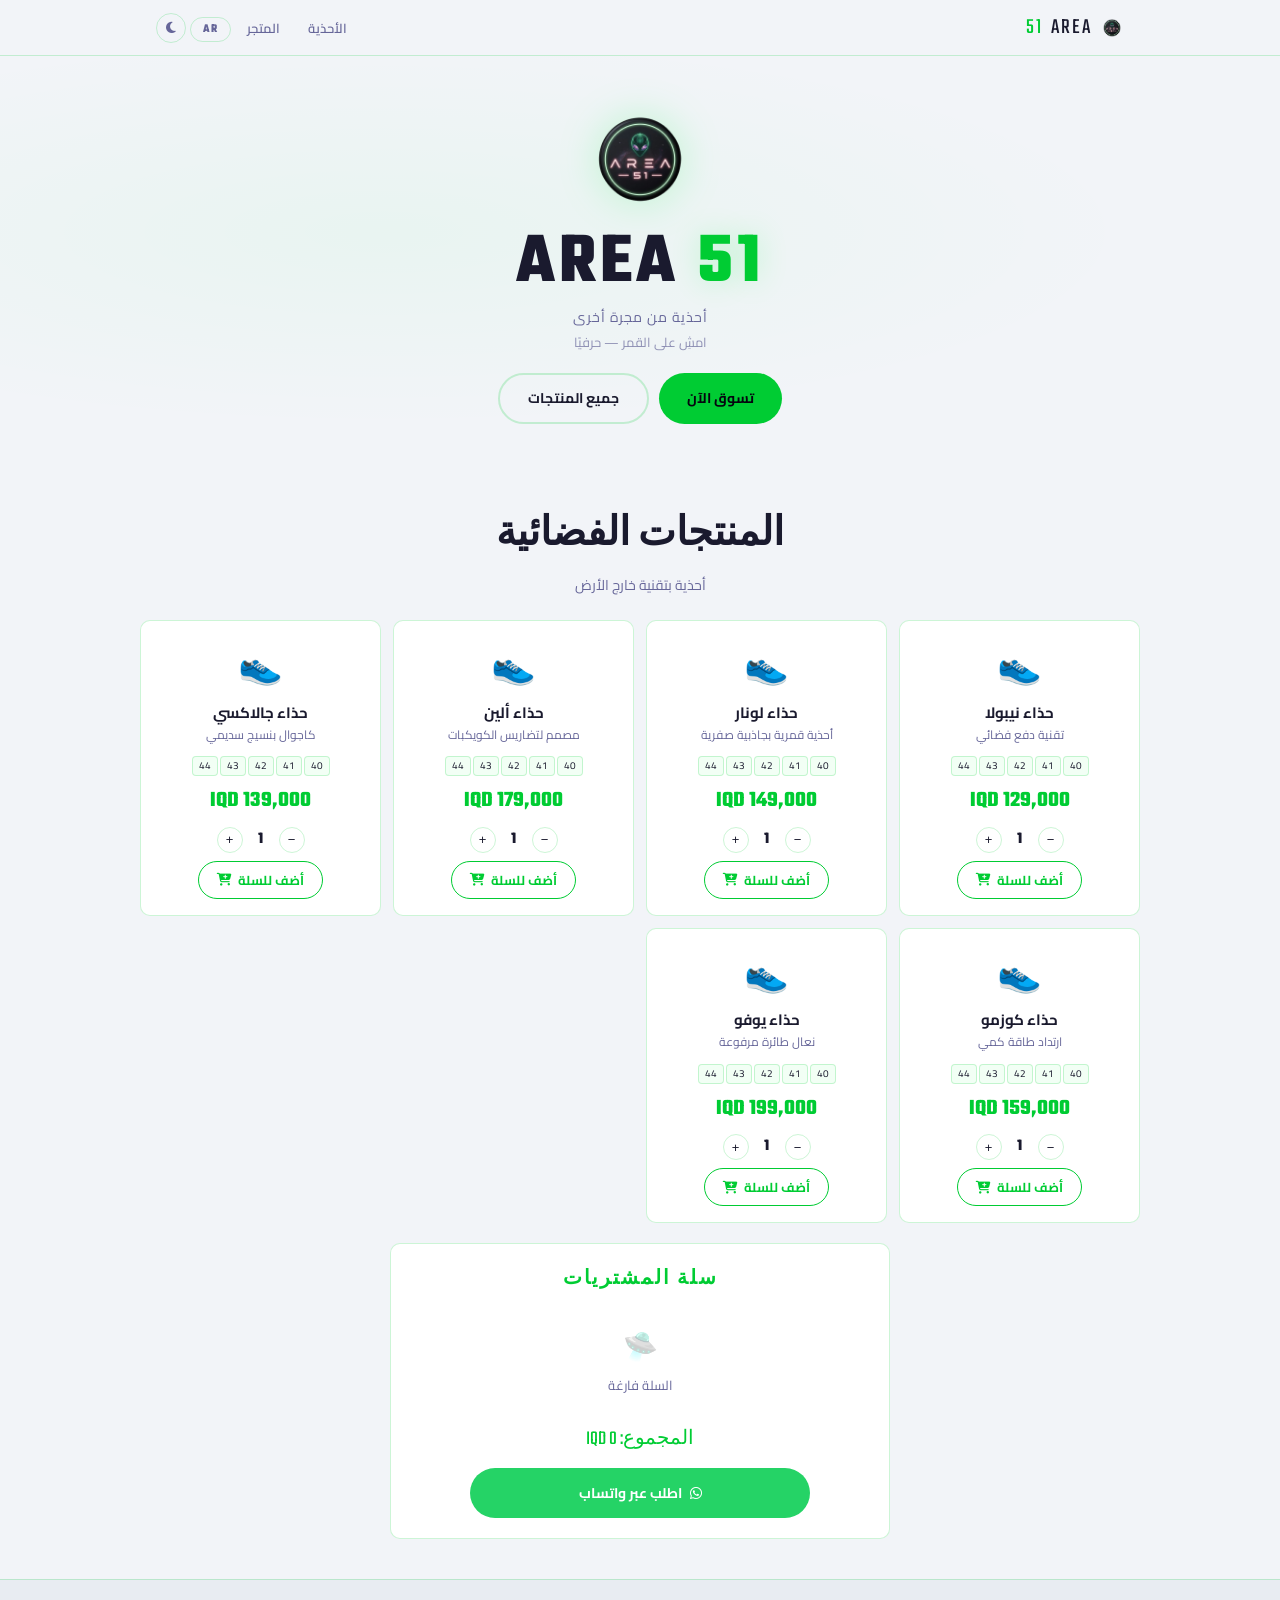
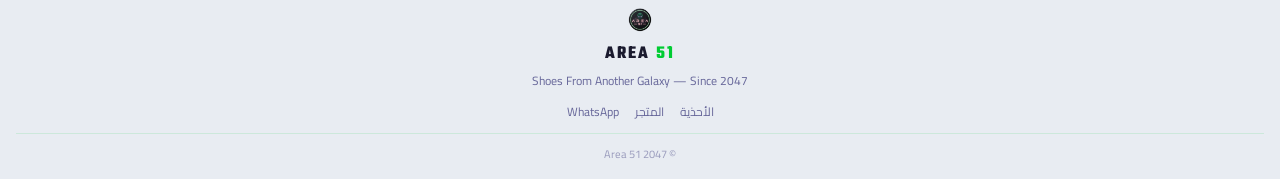
<file: index.html>
<!DOCTYPE html>
<html lang="ar" dir="rtl">
<head>
  <meta charset="UTF-8" />
  <meta name="viewport" content="width=device-width, initial-scale=1.0" />
  <title>Area 51 — Shoes From Another Galaxy</title>
  <link rel="preconnect" href="https://fonts.googleapis.com" />
  <link href="https://fonts.googleapis.com/css2?family=Cairo:wght@400;600;700;900&family=Teko:wght@400;500;600;700&display=swap" rel="stylesheet" />
  <link rel="stylesheet" href="https://cdnjs.cloudflare.com/ajax/libs/font-awesome/6.5.1/css/all.min.css" />
  <link rel="stylesheet" href="css/style.css" />
  <link rel="icon" href="assets/logo.png" type="image/png" />
</head>
<body>

<nav class="navbar">
  <div class="nav-inner">
    <a href="/" class="nav-logo">
      <img src="assets/logo.png" alt="Area 51" />
      AREA <span>51</span>
    </a>
    <ul class="nav-links">
      <li><a href="#products" data-i18n="nav_products">الأحذية</a></li>
      <li><a href="/products" data-i18n="nav_store">المتجر</a></li>
      <li><button class="lang-btn" id="langToggle">EN</button></li>
      <li><button class="theme-btn" id="themeToggle"><i class="fas fa-moon"></i></button></li>
    </ul>
  </div>
</nav>

<section class="hero">
  <img src="assets/logo.png" alt="Area 51" />
  <h1>AREA <span>51</span></h1>
  <p class="sub" data-i18n="hero_sub">Shoes From Another Galaxy</p>
  <p class="desc" data-i18n="hero_desc">Walk on the moon — literally.</p>
  <div class="hero-actions">
    <a href="#products" class="btn btn-primary"><span data-i18n="hero_btn">تسوق الآن</span></a>
    <a href="#products" class="btn btn-outline">جميع المنتجات</a>
  </div>
</section>

<section class="section" id="products">
  <div class="container">
    <h2 class="section-title" data-i18n="sec_title">المنتجات <span>الفضائية</span></h2>
    <p class="section-sub" data-i18n="sec_sub">أحذية بتقنية خارج الأرض</p>
    <div class="products-grid" id="productsGrid"></div>
    <div class="cart-box" id="cartBox">
      <h2><span data-i18n="cart_title">سلة المشتريات</span></h2>
      <div id="cartItems"></div>
      <div class="cart-total" id="cartTotal"><span data-i18n="total">المجموع</span>: 0 IQD</div>
      <button class="whatsapp-btn" id="checkoutBtn">
        <i class="fab fa-whatsapp"></i> <span data-i18n="checkout">اطلب عبر واتساب</span>
      </button>
    </div>
  </div>
</section>

<div class="cart-notif" id="cartNotif"><i class="fas fa-check-circle"></i><span></span></div>

<div class="modal-overlay" id="productModal" onclick="if(event.target===this)closeProduct()">
  <div class="modal product-modal" onclick="event.stopPropagation()">
    <button class="modal-close" onclick="closeProduct()">&times;</button>
    <div class="prod-img" id="prodImg"></div>
    <h3 id="prodName"></h3>
    <p class="prod-desc" id="prodDesc"></p>
    <div class="prod-price" id="prodPrice"></div>
    <div class="prod-sizes" id="prodSizes"></div>
    <p class="prod-label" data-i18n="size_label">المقاسات المتاحة:</p>
    <div class="qty-wrap" style="margin:12px 0">
      <button class="qty-btn" onclick="prodQty(-1)">−</button>
      <span class="qty-num" id="prodQty">1</span>
      <button class="qty-btn" onclick="prodQty(1)">+</button>
    </div>
    <button class="add-btn" style="width:100%;justify-content:center;padding:10px;" id="prodAddBtn"><i class="fas fa-cart-plus"></i> <span data-i18n="add">أضف للسلة</span></button>
  </div>
</div>

<div class="modal-overlay" id="checkoutModal">
  <div class="modal">
    <button class="modal-close" onclick="closeCheckout()">&times;</button>
    <h3><span data-i18n="modal_title">بيانات الشحن</span></h3>
    <p class="modal-sub" data-i18n="modal_sub">أدخل بياناتك لإتمام الطلب</p>
    <form id="checkoutForm" onsubmit="submitCheckout(event)">
      <input type="text" id="cf_name" placeholder="الاسم الكامل" required />
      <input type="tel" id="cf_phone" placeholder="رقم الهاتف" required />
      <input type="text" id="cf_city" placeholder="المدينة" required />
      <input type="text" id="cf_street" placeholder="الشارع / الحي" required />
      <div class="modal-row">
        <input type="text" id="cf_building" placeholder="رقم البناء" />
        <input type="text" id="cf_apartment" placeholder="الشقة / الطابق" />
      </div>
      <textarea id="cf_notes" placeholder="ملاحظات (اختياري)" rows="2"></textarea>
      <button type="submit" class="btn btn-primary" style="width:100%;justify-content:center;">
        <i class="fab fa-whatsapp"></i> <span data-i18n="modal_btn">أرسل الطلب</span>
      </button>
    </form>
  </div>
</div>

<footer class="footer">
  <img src="assets/logo.png" alt="Area 51" />
  <h3>AREA <span style="color:var(--primary)">51</span></h3>
  <p data-i18n="footer_desc">Shoes From Another Galaxy — Since 2047</p>
  <div class="footer-links">
    <a href="#products" data-i18n="nav_products">الأحذية</a>
    <a href="/products" data-i18n="nav_store">المتجر</a>
    <a href="https://wa.me/9647705005060">WhatsApp</a>
  </div>
  <div class="copy" data-i18n="footer_copy">© 2047 Area 51</div>
</footer>

<style>
.product-modal { text-align:center; max-width:380px; }
.product-modal .prod-img { font-size:72px; margin-bottom:8px; }
.product-modal .prod-img img { width:100%; max-height:200px; object-fit:contain; border-radius:10px; }
.product-modal h3 { font-size:20px; margin-bottom:4px; }
.product-modal .prod-desc { font-size:13px; color:var(--text-muted); margin-bottom:6px; }
.product-modal .prod-price { font-family:'Teko',sans-serif; font-size:28px; color:var(--primary); font-weight:700; }
.product-modal .prod-sizes { display:flex; gap:6px; flex-wrap:wrap; justify-content:center; margin:8px 0; }
.product-modal .prod-sizes span { padding:4px 12px; border-radius:6px; background:rgba(0,255,65,0.06); border:1px solid var(--border); font-size:13px; }
.product-modal .prod-label { font-size:11px; color:var(--text-muted); margin-bottom:4px; }
.modal-overlay {
  position:fixed; inset:0; z-index:9999;
  background:rgba(0,0,0,0.7); backdrop-filter:blur(4px);
  display:none; align-items:center; justify-content:center;
  padding:20px;
}
.modal-overlay.open { display:flex; }
.modal {
  background:var(--card); border:1px solid var(--border);
  border-radius:12px; padding:28px 24px; width:100%; max-width:420px;
  position:relative; max-height:90vh; overflow-y:auto;
}
.modal-close {
  position:absolute; top:10px; left:10px;
  background:none; border:none; color:var(--text-muted);
  font-size:26px; cursor:pointer; line-height:1;
}
.ltr .modal-close { left:auto; right:10px; }
.modal-close:hover { color:var(--text); }
.modal h3 { font-family:'Teko',sans-serif; font-size:22px; margin-bottom:4px; }
.modal-sub { font-size:13px; color:var(--text-muted); margin-bottom:16px; }
.modal input, .modal textarea {
  width:100%; padding:10px 12px; margin-bottom:8px;
  background:var(--bg); border:1px solid var(--border);
  border-radius:8px; color:var(--text); font-family:'Cairo',sans-serif;
  font-size:14px; outline:none; transition:0.3s;
}
.modal input:focus, .modal textarea:focus { border-color:var(--primary); }
.modal textarea { resize:vertical; }
.modal-row { display:flex; gap:8px; }
.modal-row input { flex:1; }
@media(max-width:480px) { .modal-row { flex-direction:column; gap:0; } }
</style>

<script>
const defaultProducts = [
  { icon:'👟', nameEn:'Nebula Runner', nameAr:'حذاء نيبولا', price:129000, descEn:'Alien propulsion technology', descAr:'تقنية دفع فضائي' },
  { icon:'👟', nameEn:'Lunar Walker', nameAr:'حذاء لونار', price:149000, descEn:'Zero-gravity moon boots', descAr:'أحذية قمرية بجاذبية صفرية' },
  { icon:'👟', nameEn:'Alien Stomper', nameAr:'حذاء ألين', price:179000, descEn:'Built for asteroid terrain', descAr:'مصمم لتضاريس الكويكبات' },
  { icon:'👟', nameEn:'Galaxy Glide', nameAr:'حذاء جالاكسي', price:139000, descEn:'Nebula weave casual', descAr:'كاجوال بنسيج سديمي' },
  { icon:'👟', nameEn:'Cosmo Kick', nameAr:'حذاء كوزمو', price:159000, descEn:'Quantum energy return', descAr:'ارتداد طاقة كمي' },
  { icon:'👟', nameEn:'UFO Drift', nameAr:'حذاء يوفو', price:199000, descEn:'UFO levitation soles', descAr:'نعال طائرة مرفوعة' },
];

function fmt(p) { try { return Number(p).toLocaleString() + ' IQD'; } catch(e) { return '0 IQD'; } }

function getProducts() {
  const admin = JSON.parse(localStorage.getItem('a51-products') || '[]');
  if (admin.length > 0) return admin;
  return defaultProducts.map((p, i) => ({
    id: i, image: null, price: p.price,
    nameEn: p.nameEn, nameAr: p.nameAr,
    descEn: p.descEn, descAr: p.descAr,
    sizes: [40,41,42,43,44]
  }));
}

let lang = localStorage.getItem('a51-lang') || 'ar';
let cart = JSON.parse(localStorage.getItem('a51-cart') || '[]');
let qty = {};

const t = {
  ar: {
    nav_products:'الأحذية', nav_store:'المتجر',
    hero_sub:'أحذية من مجرة أخرى', hero_desc:'امشِ على القمر — حرفيًا',
    hero_btn:'تسوق الآن',
    sec_title:'المنتجات الفضائية', sec_sub:'أحذية بتقنية خارج الأرض',
    cart_title:'سلة المشتريات', total:'المجموع', checkout:'اطلب عبر واتساب',
    size_label:'المقاسات المتاحة:', add:'أضف للسلة', cart_empty:'السلة فارغة', added:'تمت الإضافة!',
    modal_title:'بيانات الشحن', modal_sub:'أدخل بياناتك لإتمام الطلب',
    modal_name:'الاسم الكامل', modal_phone:'رقم الهاتف', modal_city:'المدينة',
    modal_street:'الشارع / الحي', modal_building:'رقم البناء', modal_apartment:'الشقة / الطابق',
    modal_notes:'ملاحظات (اختياري)', modal_btn:'أرسل الطلب',
    footer_desc:'Shoes From Another Galaxy — Since 2047', footer_copy:'© 2047 Area 51',
  },
  en: {
    nav_products:'Shoes', nav_store:'Store',
    hero_sub:'Shoes From Another Galaxy', hero_desc:'Walk on the moon — literally.',
    hero_btn:'Shop Now',
    sec_title:'Galactic Products', sec_sub:'Alien technology footwear',
    cart_title:'Your Cart', total:'Total', checkout:'Order via WhatsApp',
    size_label:'Available sizes:', add:'Add to Cart', cart_empty:'Cart is empty', added:'Added!',
    modal_title:'Shipping Info', modal_sub:'Enter your details to order',
    modal_name:'Full Name', modal_phone:'Phone Number', modal_city:'City',
    modal_street:'Street / District', modal_building:'Building', modal_apartment:'Apartment / Floor',
    modal_notes:'Notes (optional)', modal_btn:'Send Order',
    footer_desc:'Shoes From Another Galaxy — Since 2047', footer_copy:'© 2047 Area 51',
  }
};

function applyLang(l) {
  lang = l;
  const tr = t[l];
  document.querySelectorAll('[data-i18n]').forEach(el => {
    const k = el.getAttribute('data-i18n');
    if (tr[k] !== undefined) el.textContent = tr[k];
  });
  document.documentElement.lang = l;
  document.documentElement.dir = l === 'ar' ? 'rtl' : 'ltr';
  document.body.classList.toggle('ltr', l === 'en');
  localStorage.setItem('a51-lang', l);
  document.getElementById('langToggle').textContent = l === 'en' ? 'AR' : 'AR';
  renderProducts();
  renderCart();
}

const savedTheme = localStorage.getItem('a51-theme') || (window.matchMedia('(prefers-color-scheme:light)').matches?'light':'dark');
document.documentElement.setAttribute('data-theme', savedTheme);
document.getElementById('themeToggle').addEventListener('click', () => {
  const cur = document.documentElement.getAttribute('data-theme');
  const next = cur === 'dark' ? 'light' : 'dark';
  document.documentElement.setAttribute('data-theme', next);
  localStorage.setItem('a51-theme', next);
  document.getElementById('themeToggle').innerHTML = next === 'dark' ? '<i class="fas fa-moon"></i>' : '<i class="fas fa-sun"></i>';
});

function renderProducts() {
  const grid = document.getElementById('productsGrid');
  if (!grid) return;
  const products = getProducts();
  const tr = t[lang];
  grid.innerHTML = products.map((p, i) => {
    const name = lang === 'en' ? p.nameEn : p.nameAr;
    const desc = lang === 'en' ? p.descEn : p.descAr;
    const sizes = (p.sizes || []).map(s => `<span style="display:inline-block;padding:1px 6px;margin:1px;border-radius:4px;background:rgba(0,255,65,0.05);border:1px solid var(--border);font-size:10px;">${s}</span>`).join('');
    const img = p.image
      ? `<img src="${p.image}" alt="${name}" onerror="this.style.display='none';this.nextElementSibling.style.display='block'" /><span class="icon" style="display:none">👟</span>`
      : `<span class="icon">👟</span>`;
    qty[i] = qty[i] || 1;
    return `<div class="product-card" onclick="openProduct(${i})" style="cursor:pointer;">
      ${img}
      <h3>${name}</h3>
      <p>${desc}</p>
      <div style="margin-bottom:6px;">${sizes}</div>
      <div class="price">${fmt(p.price)}</div>
      <div class="qty-wrap" onclick="event.stopPropagation()">
        <button class="qty-btn" onclick="changeQty(${i},-1)">−</button>
        <span class="qty-num" id="qty_${i}">${qty[i]}</span>
        <button class="qty-btn" onclick="changeQty(${i},1)">+</button>
      </div>
      <button class="add-btn" onclick="event.stopPropagation();addToCart(${i})">${tr.add} <i class="fas fa-cart-plus"></i></button>
    </div>`;
  }).join('');
}

let prodIdx = 0;
let prodQtyVal = 1;
function openProduct(i) {
  prodIdx = i; prodQtyVal = 1;
  const p = getProducts()[i];
  const name = lang === 'en' ? p.nameEn : p.nameAr;
  const desc = lang === 'en' ? p.descEn : p.descAr;
  document.getElementById('prodImg').innerHTML = p.image
    ? `<img src="${p.image}" alt="${name}" onerror="this.outerHTML='<span style=\\'font-size:72px\\'>👟</span>'" />`
    : `<span style="font-size:72px">👟</span>`;
  document.getElementById('prodName').textContent = name;
  document.getElementById('prodDesc').textContent = desc;
  document.getElementById('prodPrice').textContent = fmt(p.price);
  document.getElementById('prodSizes').innerHTML = (p.sizes||[]).map(s => `<span>${s}</span>`).join('');
  document.getElementById('prodQty').textContent = 1;
  document.getElementById('productModal').classList.add('open');
}
function closeProduct() { document.getElementById('productModal').classList.remove('open'); }
function prodQty(d) { prodQtyVal = Math.max(1, prodQtyVal + d); document.getElementById('prodQty').textContent = prodQtyVal; }
document.getElementById('prodAddBtn').addEventListener('click', function() {
  const p = getProducts()[prodIdx];
  const name = lang === 'en' ? p.nameEn : p.nameAr;
  const ex = cart.find(x => x.idx === prodIdx);
  if (ex) ex.qty += prodQtyVal; else cart.push({idx:prodIdx, name, price:p.price, icon:'👟', qty:prodQtyVal});
  localStorage.setItem('a51-cart', JSON.stringify(cart));
  renderCart();
  closeProduct();
  const n = document.getElementById('cartNotif');
  if (n) { n.classList.add('show'); clearTimeout(n._t); n._t = setTimeout(() => n.classList.remove('show'), 1500); }
});

function changeQty(i, d) { qty[i] = Math.max(1, (qty[i]||1)+d); const e=document.getElementById('qty_'+i); if(e) e.textContent=qty[i]; }

function addToCart(i) {
  const products = getProducts();
  const p = products[i];
  const name = lang === 'en' ? p.nameEn : p.nameAr;
  const q = qty[i]||1;
  const ex = cart.find(x => x.idx === i);
  if (ex) ex.qty += q; else cart.push({idx:i, name, price:p.price, icon:'👟', qty});
  localStorage.setItem('a51-cart', JSON.stringify(cart));
  qty[i] = 1; const e=document.getElementById('qty_'+i); if(e) e.textContent=1;
  renderCart();
  const n = document.getElementById('cartNotif');
  if (n) { n.classList.add('show'); clearTimeout(n._t); n._t = setTimeout(() => n.classList.remove('show'), 1500); }
}

function removeFromCart(i) { cart = cart.filter(x => x.idx !== i); localStorage.setItem('a51-cart', JSON.stringify(cart)); renderCart(); }

function renderCart() {
  try {
    const con = document.getElementById('cartItems');
    const te = document.getElementById('cartTotal');
    if (!con || !te) return;
    if (!cart.length) { con.innerHTML = `<div class="cart-empty"><span class="icon">🛸</span>${t[lang].cart_empty}</div>`; te.textContent = t[lang].total + ': 0 IQD'; return; }
    con.innerHTML = cart.map(it =>
      `<div class="cart-item">
        <div class="cart-item-info">
          <span style="font-size:18px;">👟</span>
          <div><div class="name">${it.name}</div><div class="meta">${fmt(it.price)} × ${it.qty}</div></div>
        </div>
        <div>
          <span style="font-family:'Teko',sans-serif;font-weight:700;color:var(--primary);margin-left:6px;">${fmt(it.price*it.qty)}</span>
          <button class="remove" onclick="removeFromCart(${it.idx})"><i class="fas fa-times"></i></button>
        </div>
      </div>`
    ).join('');
    te.textContent = t[lang].total + ': ' + fmt(cart.reduce((s, it) => s + it.price*it.qty, 0));
  } catch(e) { console.error(e); }
}

document.getElementById('checkoutBtn').addEventListener('click', function() {
  if (!cart.length) { alert(t[lang].cart_empty); return; }
  document.getElementById('checkoutModal').classList.add('open');
});

function closeCheckout() { document.getElementById('checkoutModal').classList.remove('open'); }

function submitCheckout(e) {
  e.preventDefault();
  const name = document.getElementById('cf_name').value.trim();
  const phone = document.getElementById('cf_phone').value.trim();
  const city = document.getElementById('cf_city').value.trim();
  const street = document.getElementById('cf_street').value.trim();
  const building = document.getElementById('cf_building').value.trim();
  const apartment = document.getElementById('cf_apartment').value.trim();
  const notes = document.getElementById('cf_notes').value.trim();
  if (!name || !phone || !city || !street) { alert(lang==='en'?'Fill required fields':'املأ الحقول المطلوبة'); return; }

  let msg = lang==='en'
    ? `🛸 *NEW ORDER*\n═══════════════\n\n👤 *Name:* ${name}\n📞 *Phone:* ${phone}\n📍 *City:* ${city}\n🏠 *Street:* ${street}`
    : `🛸 *طلب جديد*\n═══════════════\n\n👤 *الاسم:* ${name}\n📞 *الهاتف:* ${phone}\n📍 *المدينة:* ${city}\n🏠 *الشارع:* ${street}`;
  if (building) msg += `\n🏢 ${lang==='en'?'Building':'البناء'}: ${building}`;
  if (apartment) msg += `\n🚪 ${lang==='en'?'Apartment':'الشقة'}: ${apartment}`;
  msg += lang==='en' ? '\n\n👟 *Order:*' : '\n\n👟 *الطلب:*';
  cart.forEach(it => { msg += `\n• 👟 ${it.name} × ${it.qty} = ${fmt(it.price*it.qty)}`; });
  const total = cart.reduce((s,it) => s+it.price*it.qty, 0);
  msg += lang==='en' ? `\n═══════════════\n*Total: ${fmt(total)}*` : `\n═══════════════\n*المجموع: ${fmt(total)}*`;
  if (notes) msg += lang==='en' ? `\n\n📝 *Notes:* ${notes}` : `\n\n📝 *ملاحظات:* ${notes}`;
  msg += lang==='en' ? '\n\n👽 Thank you!' : '\n\n👽 شكرًا لتسوقك مع Area 51!';

  window.open('https://wa.me/9647705005060?text='+encodeURIComponent(msg), '_blank');
  cart = []; localStorage.setItem('a51-cart', JSON.stringify(cart));
  renderCart(); closeCheckout(); document.getElementById('checkoutForm').reset();
}

document.getElementById('langToggle').addEventListener('click', () => applyLang(lang === 'en' ? 'ar' : 'en'));
applyLang(localStorage.getItem('a51-lang') || 'ar');

document.querySelectorAll('a[href$=".html"],a[href="/products"]').forEach(link => {
  link.addEventListener('click', e => {
    const href = link.getAttribute('href');
    if (!href || href === '#') return;
    e.preventDefault();
    window.location.href = href;
  });
});
</script>
</body>
</html>
</file>
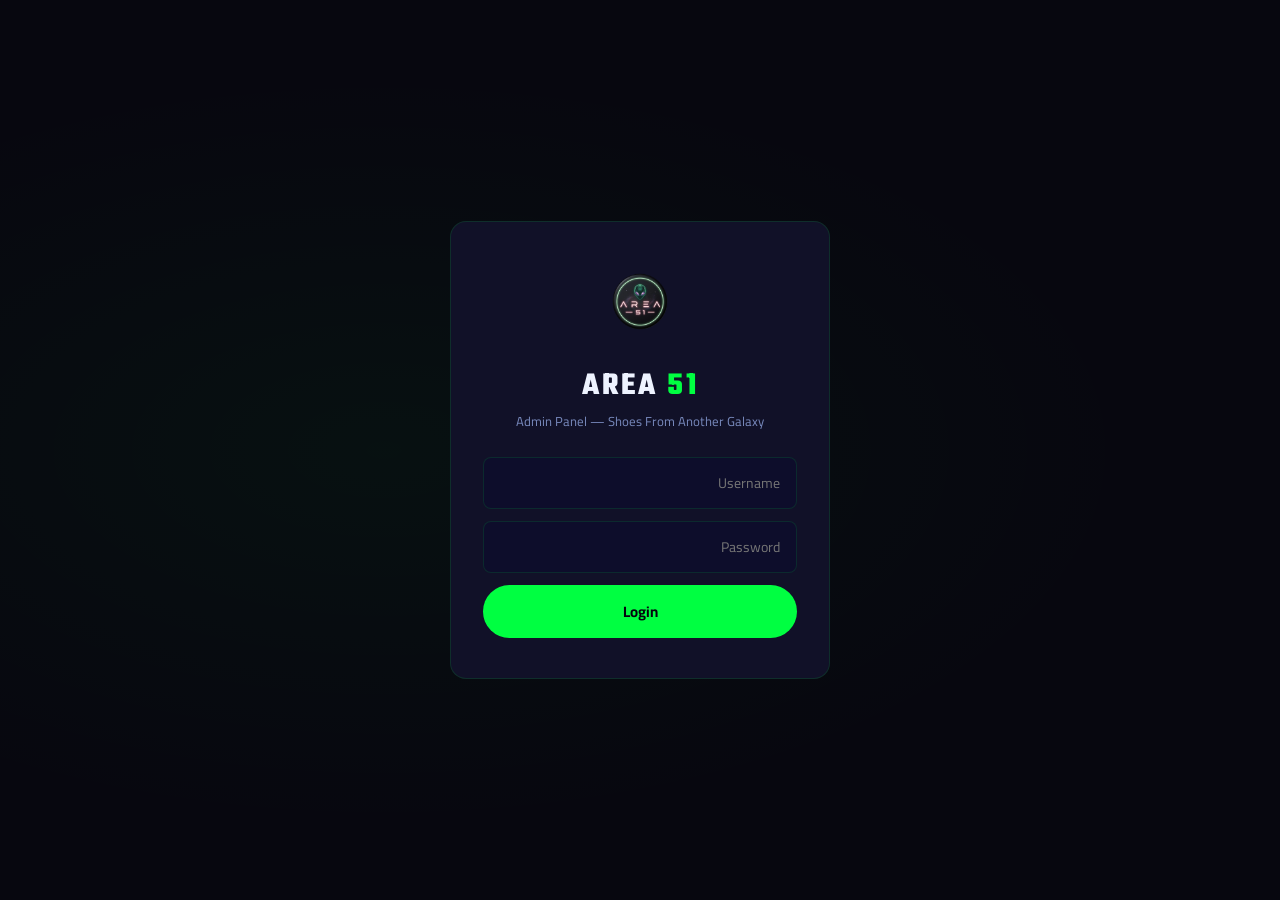
<file: admin.html>
<!DOCTYPE html>
<html lang="ar" dir="rtl">
<head>
  <meta charset="UTF-8" />
  <meta name="viewport" content="width=device-width, initial-scale=1.0" />
  <title>Admin | Area 51</title>
  <link rel="preconnect" href="https://fonts.googleapis.com" />
  <link href="https://fonts.googleapis.com/css2?family=Cairo:wght@400;600;700;900&family=Teko:wght@400;500;600;700&display=swap" rel="stylesheet" />
  <link rel="stylesheet" href="https://cdnjs.cloudflare.com/ajax/libs/font-awesome/6.5.1/css/all.min.css" />
  <meta name="theme-color" content="#00ff41" />
  <style>
    * { margin:0; padding:0; box-sizing:border-box; }
    body {
      font-family:'Cairo',sans-serif;
      background:#07070f; color:#eef3ff;
      min-height:100vh; direction:rtl;
    }
    body.ltr { direction:ltr; }
    ::-webkit-scrollbar { width:4px; }
    ::-webkit-scrollbar-thumb { background:#00cc33; border-radius:2px; }

    .login-page {
      display:flex; align-items:center; justify-content:center;
      min-height:100vh; padding:20px;
      background: radial-gradient(ellipse at 30% 50%, rgba(0,255,65,0.04), transparent 60%), #07070f;
    }
    .login-box {
      background:#111128; border:1px solid rgba(0,255,65,0.12);
      border-radius:16px; padding:40px 32px; width:100%; max-width:380px;
      text-align:center;
    }
    .login-box img { width:80px; margin-bottom:12px; }
    .login-box h1 { font-family:'Teko',sans-serif; font-size:32px; letter-spacing:3px; }
    .login-box h1 span { color:#00ff41; }
    .login-box p { color:#7788bb; font-size:13px; margin-bottom:24px; }
    .login-box input {
      width:100%; padding:12px 16px; margin-bottom:12px;
      background:#0d0d2b; border:1px solid rgba(0,255,65,0.12);
      border-radius:8px; color:#eef3ff; font-family:'Cairo',sans-serif;
      font-size:14px; outline:none; transition:0.3s;
    }
    .login-box input:focus { border-color:#00ff41; }
    .login-box button {
      width:100%; padding:12px; border-radius:50px; border:none;
      background:#00ff41; color:#05050f; font-weight:700;
      font-size:15px; cursor:pointer; font-family:'Cairo',sans-serif;
      transition:0.3s;
    }
    .login-box button:hover { box-shadow:0 4px 20px rgba(0,255,65,0.3); }
    .login-error { color:#ff4444; font-size:13px; margin-top:8px; display:none; }

    .admin-page { display:none; }
    .admin-header {
      background:#111128; border-bottom:1px solid rgba(0,255,65,0.1);
      padding:12px 24px; display:flex; align-items:center; justify-content:space-between;
    }
    .admin-header .brand { display:flex; align-items:center; gap:10px; }
    .admin-header .brand img { width:32px; }
    .admin-header .brand h2 { font-family:'Teko',sans-serif; font-size:22px; letter-spacing:2px; }
    .admin-header .brand h2 span { color:#00ff41; }
    .admin-header .admin-actions { display:flex; gap:8px; align-items:center; }
    .admin-header .admin-actions span { font-size:13px; color:#7788bb; }
    .admin-header button {
      padding:6px 18px; border-radius:20px; border:1px solid rgba(0,255,65,0.2);
      background:transparent; color:#00ff41; cursor:pointer;
      font-family:'Cairo',sans-serif; font-size:13px; transition:0.3s;
    }
    .admin-header button:hover { background:rgba(0,255,65,0.06); }

    .admin-body { padding:24px; max-width:1200px; margin:0 auto; }
    .admin-body h2 { font-family:'Teko',sans-serif; font-size:28px; margin-bottom:20px; }
    .admin-body h2 span { color:#00ff41; }

    .add-form {
      background:#111128; border:1px solid rgba(0,255,65,0.1);
      border-radius:12px; padding:24px; margin-bottom:24px;
    }
    .add-form h3 { margin-bottom:16px; font-size:16px; }
    .form-row { display:grid; grid-template-columns:1fr 1fr; gap:12px; }
    .form-row-3 { display:grid; grid-template-columns:1fr 1fr 1fr; gap:12px; }
    .add-form input, .add-form textarea, .add-form select {
      width:100%; padding:10px 14px; margin-bottom:12px;
      background:#0d0d2b; border:1px solid rgba(0,255,65,0.1);
      border-radius:8px; color:#eef3ff; font-family:'Cairo',sans-serif;
      font-size:13px; outline:none; transition:0.3s;
    }
    .add-form input:focus, .add-form textarea:focus { border-color:#00ff41; }
    .add-form textarea { resize:vertical; min-height:60px; }
    .add-form label { display:block; font-size:12px; color:#7788bb; margin-bottom:4px; }
    .add-form .full { grid-column:1/-1; }
    .add-form .btn-add {
      padding:10px 32px; border-radius:50px; border:none;
      background:#00ff41; color:#05050f; font-weight:700;
      font-size:14px; cursor:pointer; font-family:'Cairo',sans-serif;
      transition:0.3s;
    }
    .add-form .btn-add:hover { box-shadow:0 4px 20px rgba(0,255,65,0.3); }
    .add-form .btn-add:disabled { opacity:0.5; cursor:not-allowed; }

    .sizes-grid { display:flex; gap:8px; flex-wrap:wrap; margin-bottom:12px; }
    .sizes-grid label {
      display:flex; align-items:center; gap:4px;
      padding:4px 12px; border-radius:6px;
      background:#0d0d2b; border:1px solid rgba(0,255,65,0.1);
      cursor:pointer; font-size:13px; transition:0.2s;
    }
    .sizes-grid label:hover { border-color:#00ff41; }
    .sizes-grid input:checked + span { color:#00ff41; }

    .products-table {
      background:#111128; border:1px solid rgba(0,255,65,0.1);
      border-radius:12px; overflow:hidden;
    }
    .products-table table { width:100%; border-collapse:collapse; }
    .products-table th {
      background:#0d0d2b; padding:10px 14px; text-align:right;
      font-size:12px; color:#7788bb; font-weight:600; border-bottom:1px solid rgba(0,255,65,0.1);
    }
    .products-table td {
      padding:10px 14px; font-size:13px; border-bottom:1px solid rgba(0,255,65,0.05);
      vertical-align:middle;
    }
    .products-table td img { width:40px; height:40px; border-radius:8px; object-fit:cover; }
    .products-table .del-btn {
      padding:4px 12px; border-radius:6px; border:none;
      background:#ff0044; color:white; cursor:pointer; font-size:12px;
      font-family:'Cairo',sans-serif;
    }
    .products-table .del-btn:hover { background:#cc0033; }
    .empty-msg { text-align:center; padding:40px; color:#7788bb; }
    .empty-msg i { font-size:48px; display:block; margin-bottom:12px; opacity:0.4; }

    .toast {
      position:fixed; bottom:20px; right:20px;
      background:#111128; border:1px solid #00ff41;
      border-radius:8px; padding:12px 20px; display:flex;
      align-items:center; gap:10px; z-index:9999;
      box-shadow:0 8px 30px rgba(0,0,0,0.4);
      transform:translateY(80px); opacity:0;
      transition:all 0.4s cubic-bezier(0.16,1,0.3,1);
    }
    .toast.show { transform:translateY(0); opacity:1; }
    .toast i { color:#00ff41; }
    .toast span { font-size:13px; }

    @media(max-width:768px) {
      .form-row, .form-row-3 { grid-template-columns:1fr; }
      .admin-body { padding:16px; }
      .products-table table { font-size:12px; }
      .products-table td, .products-table th { padding:8px 10px; }
    }
  </style>
</head>
<body>

<div class="toast" id="toast"><i class="fas fa-check-circle"></i><span></span></div>

<!-- ===== LOGIN ===== -->
<div class="login-page" id="loginPage">
  <div class="login-box">
    <img src="assets/logo.png" alt="Area 51" />
    <h1>AREA <span>51</span></h1>
    <p>Admin Panel — Shoes From Another Galaxy</p>
    <input type="text" id="loginUser" placeholder="Username" autocomplete="off" />
    <input type="password" id="loginPass" placeholder="Password" />
    <button onclick="handleLogin()">Login</button>
    <div class="login-error" id="loginError">Wrong credentials</div>
  </div>
</div>

<!-- ===== ADMIN PANEL ===== -->
<div class="admin-page" id="adminPage">
  <div class="admin-header">
    <div class="brand">
      <img src="assets/logo.png" alt="Area 51" />
      <h2>AREA <span>51</span> ADMIN</h2>
    </div>
    <div class="admin-actions">
      <span id="adminName">Admin</span>
      <button onclick="handleLogout()">Logout</button>
    </div>
  </div>
  <div class="admin-body">

    <h2>Add <span>Product</span></h2>
    <div class="add-form">
      <div class="form-row">
        <div>
          <label>Image URL</label>
          <input type="text" id="pImage" placeholder="https://example.com/shoe.jpg" />
        </div>
        <div>
          <label>Price (IQD)</label>
          <input type="number" id="pPrice" placeholder="129" />
        </div>
      </div>
      <div class="form-row">
        <div>
          <label>Name (English)</label>
          <input type="text" id="pNameEn" placeholder="Nebula Runner" />
        </div>
        <div>
          <label>Name (Arabic)</label>
          <input type="text" id="pNameAr" placeholder="Nebula Runner" />
        </div>
      </div>
      <div class="form-row">
        <div>
          <label>Description (English)</label>
          <textarea id="pDescEn" placeholder="Light-speed with alien propulsion"></textarea>
        </div>
        <div>
          <label>Description (Arabic)</label>
          <textarea id="pDescAr" placeholder="سرعة الضوء بدفع فضائي"></textarea>
        </div>
      </div>
      <div>
        <label>Available Sizes</label>
        <div class="sizes-grid" id="sizesGrid"></div>
      </div>
      <button class="btn-add" id="addBtn" onclick="addProduct()">Add Product</button>
    </div>

    <h2>All <span>Products</span> (<span id="prodCount">0</span>)</h2>
    <div class="products-table">
      <table>
        <thead>
          <tr>
            <th>Image</th>
            <th>Name (EN)</th>
            <th>Name (AR)</th>
            <th>Price</th>
            <th>Sizes</th>
            <th>Action</th>
          </tr>
        </thead>
        <tbody id="productsTbody"></tbody>
      </table>
      <div class="empty-msg" id="emptyMsg">
        <i class="fas fa-box-open"></i>
        No products yet. Add your first shoe above!
      </div>
    </div>

  </div>
</div>

<script>
// ===== SIZES =====
const allSizes = [36, 37, 38, 39, 40, 41, 42, 43, 44, 45, 46];

function renderSizes() {
  const container = document.getElementById('sizesGrid');
  container.innerHTML = allSizes.map(s => `
    <label>
      <input type="checkbox" value="${s}" /> <span>${s}</span>
    </label>
  `).join('');
}
renderSizes();

// ===== CREDENTIALS =====
const ADMIN_USER = 'admin';
const ADMIN_PASS = 'admin123';

// ===== LOGIN =====
function handleLogin() {
  const user = document.getElementById('loginUser').value.trim();
  const pass = document.getElementById('loginPass').value;
  if (user === ADMIN_USER && pass === ADMIN_PASS) {
    localStorage.setItem('a51-admin', 'logged');
    document.getElementById('loginPage').style.display = 'none';
    document.getElementById('adminPage').style.display = 'block';
    document.getElementById('loginError').style.display = 'none';
    loadProducts();
  } else {
    document.getElementById('loginError').style.display = 'block';
  }
}

function handleLogout() {
  localStorage.removeItem('a51-admin');
  document.getElementById('loginPage').style.display = 'flex';
  document.getElementById('adminPage').style.display = 'none';
}

// Check login on load
if (localStorage.getItem('a51-admin') === 'logged') {
  document.getElementById('loginPage').style.display = 'none';
  document.getElementById('adminPage').style.display = 'block';
  loadProducts();
}

// ===== ENTER KEY =====
document.getElementById('loginPass').addEventListener('keydown', e => { if (e.key === 'Enter') handleLogin(); });
document.getElementById('loginUser').addEventListener('keydown', e => { if (e.key === 'Enter') handleLogin(); });

// ===== PRODUCTS CRUD =====
function getProducts() {
  return JSON.parse(localStorage.getItem('a51-products') || '[]');
}

function saveProducts(products) {
  localStorage.setItem('a51-products', JSON.stringify(products));
}

function addProduct() {
  const image = document.getElementById('pImage').value.trim();
  const price = parseFloat(document.getElementById('pPrice').value);
  const nameEn = document.getElementById('pNameEn').value.trim();
  const nameAr = document.getElementById('pNameAr').value.trim();
  const descEn = document.getElementById('pDescEn').value.trim();
  const descAr = document.getElementById('pDescAr').value.trim();

  const sizes = [];
  document.querySelectorAll('#sizesGrid input:checked').forEach(cb => sizes.push(parseInt(cb.value)));

  if (!image || !price || !nameEn || !nameAr || !descEn || !descAr) {
    showToast('Please fill all fields', '#ff4444');
    return;
  }
  if (sizes.length === 0) {
    showToast('Select at least one size', '#ff4444');
    return;
  }

  const products = getProducts();
  products.push({
    id: Date.now(),
    image,
    price,
    nameEn,
    nameAr,
    descEn,
    descAr,
    sizes
  });
  saveProducts(products);
  clearForm();
  loadProducts();
  showToast('Product added successfully! 🚀');
}

function deleteProduct(id) {
  if (!confirm('Delete this product?')) return;
  let products = getProducts();
  products = products.filter(p => p.id !== id);
  saveProducts(products);
  loadProducts();
  showToast('Product deleted');
}

function clearForm() {
  document.getElementById('pImage').value = '';
  document.getElementById('pPrice').value = '';
  document.getElementById('pNameEn').value = '';
  document.getElementById('pNameAr').value = '';
  document.getElementById('pDescEn').value = '';
  document.getElementById('pDescAr').value = '';
  document.querySelectorAll('#sizesGrid input').forEach(cb => cb.checked = false);
}

function loadProducts() {
  const products = getProducts();
  const tbody = document.getElementById('productsTbody');
  const empty = document.getElementById('emptyMsg');
  const count = document.getElementById('prodCount');

  count.textContent = products.length;

  if (products.length === 0) {
    tbody.innerHTML = '';
    empty.style.display = 'block';
    return;
  }

  empty.style.display = 'none';
  tbody.innerHTML = products.map(p => {
    const sizesStr = p.sizes.join(', ');
    return `
      <tr>
        <td><img src="${p.image}" alt="${p.nameEn}" onerror="this.src='data:image/svg+xml,%3Csvg xmlns=\\'http://www.w3.org/2000/svg\\' viewBox=\\'0 0 100 100\\'%3E%3Crect fill=\\'%230d0d2b\\' width=\\'100\\' height=\\'100\\'/%3E%3Ctext x=\\'50\\' y=\\'65\\' text-anchor=\\'middle\\' font-size=\\'40\\'%3E👟%3C/text%3E%3C/svg%3E'" /></td>
        <td>${p.nameEn}</td>
        <td>${p.nameAr}</td>
        <td>${p.price.toLocaleString()} IQD</td>
        <td style="font-size:12px;">${sizesStr}</td>
        <td><button class="del-btn" onclick="deleteProduct(${p.id})">Delete</button></td>
      </tr>
    `;
  }).join('');
}

// ===== TOAST =====
function showToast(msg, color) {
  const t = document.getElementById('toast');
  t.querySelector('span').textContent = msg;
  t.querySelector('i').style.color = color || '#00ff41';
  t.classList.add('show');
  clearTimeout(t._t);
  t._t = setTimeout(() => t.classList.remove('show'), 2500);
}

console.log('%c AREA 51 ADMIN ', 'background:#00ff41;color:#05050f;font-size:18px;font-weight:bold;padding:8px 16px;border-radius:6px;font-family:Teko,sans-serif;');
</script>
</body>
</html>
</file>
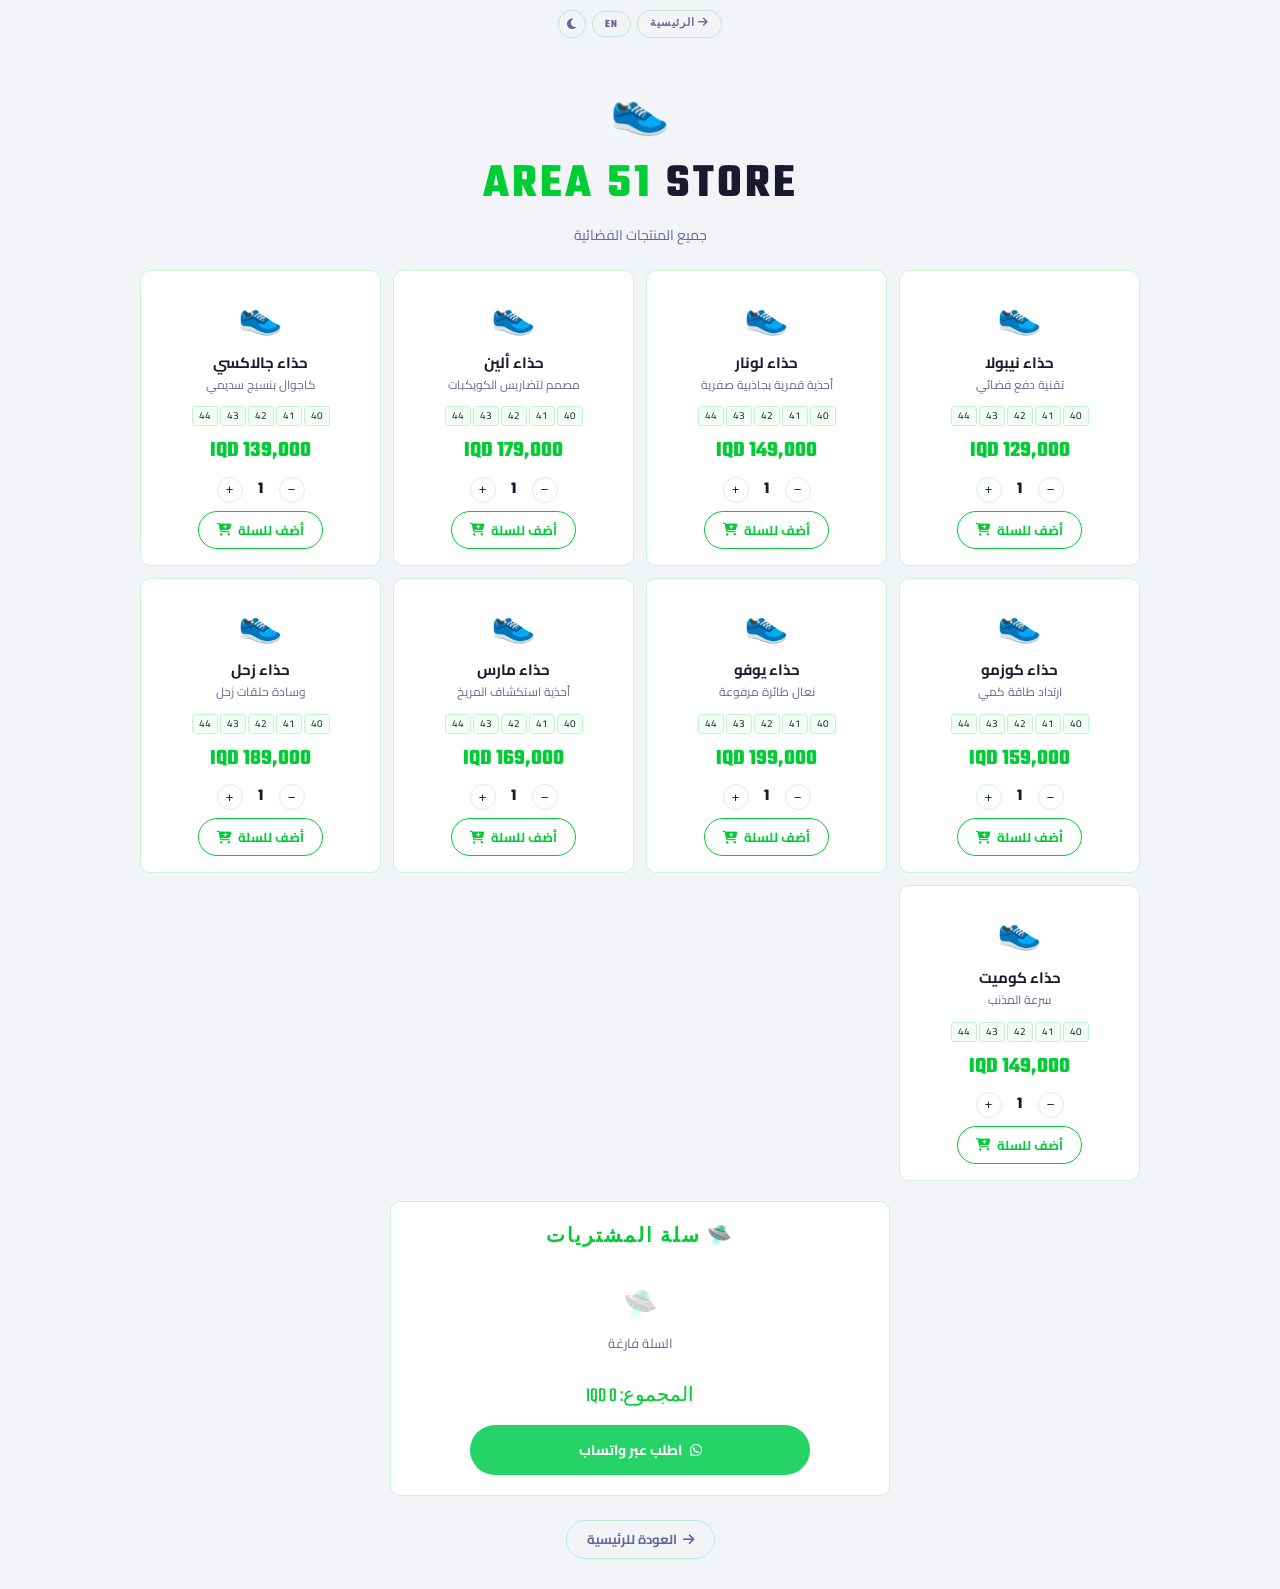
<file: products.html>
<!DOCTYPE html>
<html lang="ar" dir="rtl">
<head>
  <meta charset="UTF-8" />
  <meta name="viewport" content="width=device-width, initial-scale=1.0" />
  <title>المتجر | Area 51</title>
  <link rel="preconnect" href="https://fonts.googleapis.com" />
  <link href="https://fonts.googleapis.com/css2?family=Cairo:wght@400;600;700;900&family=Teko:wght@400;500;600;700&display=swap" rel="stylesheet" />
  <link rel="stylesheet" href="https://cdnjs.cloudflare.com/ajax/libs/font-awesome/6.5.1/css/all.min.css" />
  <link rel="stylesheet" href="css/style.css" />
  <link rel="icon" href="assets/logo.png" type="image/png" />
  <style>
    .store-page { min-height:100vh; background:var(--bg); padding:70px 16px 30px; }
    .store-header { text-align:center; margin-bottom:24px; }
    .store-header .icon { font-size:48px; display:block; }
    .store-header h1 { font-family:'Teko',sans-serif; font-size:clamp(28px,6vw,48px); color:var(--primary); letter-spacing:3px; }
    .store-header h1 span { color:var(--text); }
    .store-header p { color:var(--text-muted); font-size:14px; }
    .store-toolbar {
      position:fixed; top:10px; left:50%; transform:translateX(-50%);
      display:flex; gap:6px; z-index:100; align-items:center;
    }
    .store-toolbar a, .store-toolbar button {
      background:var(--bg); border:1px solid var(--border); color:var(--text-muted);
      font-family:'Teko',sans-serif; font-size:11px; font-weight:700;
      letter-spacing:1px; padding:4px 12px; border-radius:20px;
      cursor:pointer; transition:0.2s; text-decoration:none;
    }
    .store-toolbar a:hover, .store-toolbar button:hover { border-color:var(--primary); color:var(--primary); }
    .store-toolbar .theme-sm { width:28px;height:28px;padding:0;display:flex;align-items:center;justify-content:center;border-radius:50%;font-size:12px; }
    .store-back {
      display:inline-flex; align-items:center; gap:6px;
      padding:8px 20px; border-radius:50px; margin-top:24px;
      color:var(--text-muted); border:1px solid var(--border);
      text-decoration:none; font-size:13px; font-weight:700; transition:0.2s;
    }
    .store-back:hover { color:var(--primary); border-color:var(--primary); }
  </style>
</head>
<body>
<div class="store-page">
  <div class="store-toolbar">
    <a href="/"><i class="fas fa-arrow-right"></i> <span id="backHome">الرئيسية</span></a>
    <button id="storeLang">EN</button>
    <button class="theme-sm" id="storeTheme"><i class="fas fa-moon"></i></button>
  </div>
  <div class="store-header">
    <span class="icon">👟</span>
    <h1>AREA 51 <span>STORE</span></h1>
    <p id="storeSub">جميع المنتجات الفضائية</p>
  </div>
  <div class="container">
    <div class="products-grid" id="productsGrid"></div>
    <div class="cart-box" style="margin-top:20px;">
      <h2>🛸 <span id="cartTitle">سلة المشتريات</span></h2>
      <div id="cartItems"></div>
      <div class="cart-total" id="cartTotal"><span id="totalLabel">المجموع</span>: 0 IQD</div>
      <button class="whatsapp-btn" id="checkoutBtn">
        <i class="fab fa-whatsapp"></i> <span id="checkoutLabel">اطلب عبر واتساب</span>
      </button>
    </div>
    <div style="text-align:center;">
      <a class="store-back" href="/"><i class="fas fa-arrow-right"></i> <span id="backHome2">العودة للرئيسية</span></a>
    </div>
  </div>
</div>

<div class="modal-overlay" id="productModal" onclick="if(event.target===this)closeProduct()">
  <div class="modal product-modal" onclick="event.stopPropagation()">
    <button class="modal-close" onclick="closeProduct()">&times;</button>
    <div class="prod-img" id="prodImg"></div>
    <h3 id="prodName"></h3>
    <p class="prod-desc" id="prodDesc"></p>
    <div class="prod-price" id="prodPrice"></div>
    <div class="prod-sizes" id="prodSizes"></div>
    <p class="prod-label">المقاسات المتاحة:</p>
    <div class="qty-wrap" style="margin:12px 0">
      <button class="qty-btn" onclick="prodQty(-1)">−</button>
      <span class="qty-num" id="prodQty">1</span>
      <button class="qty-btn" onclick="prodQty(1)">+</button>
    </div>
    <button class="add-btn" style="width:100%;justify-content:center;padding:10px;" id="prodAddBtn"><i class="fas fa-cart-plus"></i> <span>أضف للسلة</span></button>
  </div>
</div>

<div class="modal-overlay" id="checkoutModal">
  <div class="modal">
    <button class="modal-close" onclick="closeCheckout()">&times;</button>
    <h3 id="modalTitle">بيانات الشحن</h3>
    <p class="modal-sub" id="modalSub">أدخل بياناتك لإتمام الطلب</p>
    <form id="checkoutForm" onsubmit="submitCheckout(event)">
      <input type="text" id="cf_name" placeholder="الاسم الكامل" required />
      <input type="tel" id="cf_phone" placeholder="رقم الهاتف" required />
      <input type="text" id="cf_city" placeholder="المدينة" required />
      <input type="text" id="cf_street" placeholder="الشارع / الحي" required />
      <div class="modal-row">
        <input type="text" id="cf_building" placeholder="رقم البناء" />
        <input type="text" id="cf_apartment" placeholder="الشقة / الطابق" />
      </div>
      <textarea id="cf_notes" placeholder="ملاحظات (اختياري)" rows="2"></textarea>
      <button type="submit" class="btn btn-primary" style="width:100%;justify-content:center;">
        <i class="fab fa-whatsapp"></i> <span id="modalBtn">أرسل الطلب</span>
      </button>
    </form>
  </div>
</div>

<style>
.product-modal { text-align:center; max-width:380px; }
.product-modal .prod-img { font-size:72px; margin-bottom:8px; }
.product-modal .prod-img img { width:100%; max-height:200px; object-fit:contain; border-radius:10px; }
.product-modal h3 { font-size:20px; margin-bottom:4px; }
.product-modal .prod-desc { font-size:13px; color:var(--text-muted); margin-bottom:6px; }
.product-modal .prod-price { font-family:'Teko',sans-serif; font-size:28px; color:var(--primary); font-weight:700; }
.product-modal .prod-sizes { display:flex; gap:6px; flex-wrap:wrap; justify-content:center; margin:8px 0; }
.product-modal .prod-sizes span { padding:4px 12px; border-radius:6px; background:rgba(0,255,65,0.06); border:1px solid var(--border); font-size:13px; }
.product-modal .prod-label { font-size:11px; color:var(--text-muted); margin-bottom:4px; }
.modal-overlay {
  position:fixed; inset:0; z-index:9999;
  background:rgba(0,0,0,0.7); backdrop-filter:blur(4px);
  display:none; align-items:center; justify-content:center;
  padding:20px;
}
.modal-overlay.open { display:flex; }
.modal {
  background:var(--card); border:1px solid var(--border);
  border-radius:12px; padding:28px 24px; width:100%; max-width:420px;
  position:relative; max-height:90vh; overflow-y:auto;
}
.modal-close {
  position:absolute; top:10px; left:10px;
  background:none; border:none; color:var(--text-muted);
  font-size:26px; cursor:pointer; line-height:1;
}
.ltr .modal-close { left:auto; right:10px; }
.modal-close:hover { color:var(--text); }
.modal h3 { font-family:'Teko',sans-serif; font-size:22px; margin-bottom:4px; }
.modal-sub { font-size:13px; color:var(--text-muted); margin-bottom:16px; }
.modal input, .modal textarea {
  width:100%; padding:10px 12px; margin-bottom:8px;
  background:var(--bg); border:1px solid var(--border);
  border-radius:8px; color:var(--text); font-family:'Cairo',sans-serif;
  font-size:14px; outline:none; transition:0.3s;
}
.modal input:focus, .modal textarea:focus { border-color:var(--primary); }
.modal textarea { resize:vertical; }
.modal-row { display:flex; gap:8px; }
.modal-row input { flex:1; }
@media(max-width:480px) { .modal-row { flex-direction:column; gap:0; } }
</style>

<script>
const defaultProducts = [
  { nameEn:'Nebula Runner', nameAr:'حذاء نيبولا', price:129000, descEn:'Alien propulsion technology', descAr:'تقنية دفع فضائي' },
  { nameEn:'Lunar Walker', nameAr:'حذاء لونار', price:149000, descEn:'Zero-gravity moon boots', descAr:'أحذية قمرية بجاذبية صفرية' },
  { nameEn:'Alien Stomper', nameAr:'حذاء ألين', price:179000, descEn:'Built for asteroid terrain', descAr:'مصمم لتضاريس الكويكبات' },
  { nameEn:'Galaxy Glide', nameAr:'حذاء جالاكسي', price:139000, descEn:'Nebula weave casual', descAr:'كاجوال بنسيج سديمي' },
  { nameEn:'Cosmo Kick', nameAr:'حذاء كوزمو', price:159000, descEn:'Quantum energy return', descAr:'ارتداد طاقة كمي' },
  { nameEn:'UFO Drift', nameAr:'حذاء يوفو', price:199000, descEn:'UFO levitation soles', descAr:'نعال طائرة مرفوعة' },
  { nameEn:'Mars Walker', nameAr:'حذاء مارس', price:169000, descEn:'Mars exploration boots', descAr:'أحذية استكشاف المريخ' },
  { nameEn:'Saturn Ring', nameAr:'حذاء زحل', price:189000, descEn:'Saturn ring cushioning', descAr:'وسادة حلقات زحل' },
  { nameEn:'Comet Dash', nameAr:'حذاء كوميت', price:149000, descEn:'Comet-speed movement', descAr:'سرعة المذنب' },
];

function fmt(p) { try { return Number(p).toLocaleString() + ' IQD'; } catch(e) { return '0 IQD'; } }

function getProducts() {
  const admin = JSON.parse(localStorage.getItem('a51-products') || '[]');
  if (admin.length > 0) return admin;
  return defaultProducts.map((p, i) => ({
    id: i, image: null, price: p.price,
    nameEn: p.nameEn, nameAr: p.nameAr,
    descEn: p.descEn, descAr: p.descAr,
    sizes: [40,41,42,43,44]
  }));
}

let lang = localStorage.getItem('a51-lang') || 'ar';
let cart = JSON.parse(localStorage.getItem('a51-cart') || '[]');
let qty = {};

const tr = {
  ar: {
    backHome:'الرئيسية', storeSub:'جميع المنتجات الفضائية', cartTitle:'سلة المشتريات',
    total:'المجموع', checkout:'اطلب عبر واتساب', backHome2:'العودة للرئيسية',
    size_label:'المقاسات المتاحة:', add:'أضف للسلة', cartEmpty:'السلة فارغة', added:'تمت الإضافة!',
    modalTitle:'بيانات الشحن', modalSub:'أدخل بياناتك لإتمام الطلب', modalBtn:'أرسل الطلب',
  },
  en: {
    backHome:'Home', storeSub:'All galactic products', cartTitle:'Your Cart',
    total:'Total', checkout:'Order via WhatsApp', backHome2:'Back to Home',
    size_label:'Available sizes:', add:'Add to Cart', cartEmpty:'Cart is empty', added:'Added!',
    modalTitle:'Shipping Info', modalSub:'Enter your details to order', modalBtn:'Send Order',
  }
};

function applyLang(l) {
  lang = l;
  const d = tr[l];
  document.getElementById('backHome').textContent = d.backHome;
  document.getElementById('storeSub').textContent = d.storeSub;
  document.getElementById('cartTitle').textContent = d.cartTitle;
  document.getElementById('totalLabel').textContent = d.total;
  document.getElementById('checkoutLabel').textContent = d.checkout;
  document.getElementById('backHome2').textContent = d.backHome2;
  document.getElementById('modalTitle').textContent = d.modalTitle;
  document.getElementById('modalSub').textContent = d.modalSub;
  document.getElementById('modalBtn').textContent = d.modalBtn;
  const sl = document.querySelector('.prod-label');
  if (sl) sl.textContent = d.size_label;
  document.getElementById('storeLang').textContent = l === 'en' ? 'AR' : 'EN';
  document.documentElement.lang = l;
  document.documentElement.dir = l === 'ar' ? 'rtl' : 'ltr';
  document.body.classList.toggle('ltr', l === 'en');
  localStorage.setItem('a51-lang', l);
  renderProducts();
  renderCart();
}

const savedTheme = localStorage.getItem('a51-theme') || (window.matchMedia('(prefers-color-scheme:light)').matches?'light':'dark');
document.documentElement.setAttribute('data-theme', savedTheme);
document.getElementById('storeTheme').addEventListener('click', () => {
  const cur = document.documentElement.getAttribute('data-theme');
  const next = cur === 'dark' ? 'light' : 'dark';
  document.documentElement.setAttribute('data-theme', next);
  localStorage.setItem('a51-theme', next);
  document.getElementById('storeTheme').innerHTML = next === 'dark' ? '<i class="fas fa-moon"></i>' : '<i class="fas fa-sun"></i>';
});

function renderProducts() {
  const grid = document.getElementById('productsGrid');
  if (!grid) return;
  const products = getProducts();
  const d = tr[lang];
  grid.innerHTML = products.map((p, i) => {
    const name = lang === 'en' ? p.nameEn : p.nameAr;
    const desc = lang === 'en' ? p.descEn : p.descAr;
    const sizes = (p.sizes || []).map(s => `<span style="display:inline-block;padding:1px 6px;margin:1px;border-radius:4px;background:rgba(0,255,65,0.05);border:1px solid var(--border);font-size:10px;">${s}</span>`).join('');
    const img = p.image
      ? `<img src="${p.image}" alt="${name}" onerror="this.style.display='none';this.nextElementSibling.style.display='block'" /><span class="icon" style="display:none">👟</span>`
      : `<span class="icon">👟</span>`;
    qty[i] = qty[i] || 1;
    return `<div class="product-card" onclick="openProduct(${i})" style="cursor:pointer;">
      ${img}
      <h3>${name}</h3>
      <p>${desc}</p>
      <div style="margin-bottom:6px;">${sizes}</div>
      <div class="price">${fmt(p.price)}</div>
      <div class="qty-wrap" onclick="event.stopPropagation()">
        <button class="qty-btn" onclick="changeQty(${i},-1)">−</button>
        <span class="qty-num" id="qty_${i}">${qty[i]}</span>
        <button class="qty-btn" onclick="changeQty(${i},1)">+</button>
      </div>
      <button class="add-btn" onclick="event.stopPropagation();addItem(${i})">${d.add} <i class="fas fa-cart-plus"></i></button>
    </div>`;
  }).join('');
}

function changeQty(i, d) { qty[i] = Math.max(1, (qty[i]||1)+d); const e=document.getElementById('qty_'+i); if(e) e.textContent=qty[i]; }

function addItem(i) {
  const products = getProducts();
  const p = products[i];
  const name = lang === 'en' ? p.nameEn : p.nameAr;
  const q = qty[i]||1;
  const ex = cart.find(x => x.idx === i);
  if (ex) ex.qty += q; else cart.push({idx:i, name, price:p.price, icon:'👟', qty});
  localStorage.setItem('a51-cart', JSON.stringify(cart));
  qty[i] = 1; const e=document.getElementById('qty_'+i); if(e) e.textContent=1;
  renderCart();
}

function removeItem(i) { cart = cart.filter(x => x.idx !== i); localStorage.setItem('a51-cart', JSON.stringify(cart)); renderCart(); }

function renderCart() {
  try {
    const con = document.getElementById('cartItems');
    const te = document.getElementById('cartTotal');
    if (!con || !te) return;
    const d = tr[lang];
    if (!cart.length) { con.innerHTML = `<div class="cart-empty"><span style="font-size:28px;display:block;margin-bottom:6px;opacity:0.4;">🛸</span>${d.cartEmpty}</div>`; te.textContent = d.total + ': 0 IQD'; return; }
    con.innerHTML = cart.map(it =>
      `<div class="cart-item">
        <div class="cart-item-info">
          <span style="font-size:18px;">👟</span>
          <div><div class="name">${it.name}</div><div class="meta">${fmt(it.price)} × ${it.qty}</div></div>
        </div>
        <div>
          <span style="font-family:'Teko',sans-serif;font-weight:700;color:var(--primary);margin-left:6px;">${fmt(it.price*it.qty)}</span>
          <button class="remove" onclick="removeItem(${it.idx})"><i class="fas fa-times"></i></button>
        </div>
      </div>`
    ).join('');
    te.textContent = d.total + ': ' + fmt(cart.reduce((s, it) => s + it.price*it.qty, 0));
  } catch(e) { console.error(e); }
}

let prodIdx = 0;
let prodQtyVal = 1;
function openProduct(i) {
  prodIdx = i; prodQtyVal = 1;
  const p = getProducts()[i];
  const name = lang === 'en' ? p.nameEn : p.nameAr;
  const desc = lang === 'en' ? p.descEn : p.descAr;
  document.getElementById('prodImg').innerHTML = p.image
    ? `<img src="${p.image}" alt="${name}" onerror="this.outerHTML='<span style=\\'font-size:72px\\'>👟</span>'" />`
    : `<span style="font-size:72px">👟</span>`;
  document.getElementById('prodName').textContent = name;
  document.getElementById('prodDesc').textContent = desc;
  document.getElementById('prodPrice').textContent = fmt(p.price);
  document.getElementById('prodSizes').innerHTML = (p.sizes||[]).map(s => `<span>${s}</span>`).join('');
  document.getElementById('prodQty').textContent = 1;
  document.getElementById('productModal').classList.add('open');
}
function closeProduct() { document.getElementById('productModal').classList.remove('open'); }
function prodQty(d) { prodQtyVal = Math.max(1, prodQtyVal + d); document.getElementById('prodQty').textContent = prodQtyVal; }
document.getElementById('prodAddBtn').addEventListener('click', function() {
  const p = getProducts()[prodIdx];
  const name = lang === 'en' ? p.nameEn : p.nameAr;
  const ex = cart.find(x => x.idx === prodIdx);
  if (ex) ex.qty += prodQtyVal; else cart.push({idx:prodIdx, name, price:p.price, icon:'👟', qty:prodQtyVal});
  localStorage.setItem('a51-cart', JSON.stringify(cart));
  renderCart();
  closeProduct();
});

document.getElementById('checkoutBtn').addEventListener('click', function() {
  if (!cart.length) { alert(tr[lang].cartEmpty); return; }
  document.getElementById('checkoutModal').classList.add('open');
});

function closeCheckout() { document.getElementById('checkoutModal').classList.remove('open'); }

function submitCheckout(e) {
  e.preventDefault();
  const name = document.getElementById('cf_name').value.trim();
  const phone = document.getElementById('cf_phone').value.trim();
  const city = document.getElementById('cf_city').value.trim();
  const street = document.getElementById('cf_street').value.trim();
  const building = document.getElementById('cf_building').value.trim();
  const apartment = document.getElementById('cf_apartment').value.trim();
  const notes = document.getElementById('cf_notes').value.trim();
  if (!name || !phone || !city || !street) { alert(lang==='en'?'Fill required fields':'املأ الحقول المطلوبة'); return; }

  let msg = lang==='en'
    ? `🛸 *NEW ORDER*\n═══════════════\n\n👤 *Name:* ${name}\n📞 *Phone:* ${phone}\n📍 *City:* ${city}\n🏠 *Street:* ${street}`
    : `🛸 *طلب جديد*\n═══════════════\n\n👤 *الاسم:* ${name}\n📞 *الهاتف:* ${phone}\n📍 *المدينة:* ${city}\n🏠 *الشارع:* ${street}`;
  if (building) msg += `\n🏢 ${lang==='en'?'Building':'البناء'}: ${building}`;
  if (apartment) msg += `\n🚪 ${lang==='en'?'Apartment':'الشقة'}: ${apartment}`;
  msg += lang==='en' ? '\n\n👟 *Order:*' : '\n\n👟 *الطلب:*';
  cart.forEach(it => { msg += `\n• 👟 ${it.name} × ${it.qty} = ${fmt(it.price*it.qty)}`; });
  const total = cart.reduce((s,it) => s+it.price*it.qty, 0);
  msg += lang==='en' ? `\n═══════════════\n*Total: ${fmt(total)}*` : `\n═══════════════\n*المجموع: ${fmt(total)}*`;
  if (notes) msg += lang==='en' ? `\n\n📝 *Notes:* ${notes}` : `\n\n📝 *ملاحظات:* ${notes}`;
  msg += lang==='en' ? '\n\n👽 Thank you!' : '\n\n👽 شكرًا لتسوقك مع Area 51!';

  window.open('https://wa.me/9647705005060?text='+encodeURIComponent(msg), '_blank');
  cart = []; localStorage.setItem('a51-cart', JSON.stringify(cart));
  renderCart(); closeCheckout(); document.getElementById('checkoutForm').reset();
}

document.getElementById('storeLang').addEventListener('click', () => applyLang(lang === 'en' ? 'ar' : 'en'));
applyLang(localStorage.getItem('a51-lang') || 'ar');

document.querySelectorAll('a').forEach(link => {
  link.addEventListener('click', e => {
    const href = link.getAttribute('href');
    if (!href || href === '#' || href.startsWith('#')) return;
    if (href.includes('http')) return;
    e.preventDefault();
    window.location.href = href;
  });
});
</script>
</body>
</html>
</file>
<file: css/style.css>
:root {
  --primary: #00ff41;
  --primary-dark: #00cc33;
  --bg: #07070f;
  --card: #111128;
  --text: #eef3ff;
  --text-muted: #8899cc;
  --border: rgba(0, 255, 65, 0.15);
  --ease: ease;
}
[data-theme="light"] {
  --primary: #00cc33;
  --bg: #f2f4f8;
  --card: #ffffff;
  --text: #1a1a2e;
  --text-muted: #666699;
  --border: rgba(0, 204, 51, 0.2);
}
* { margin:0; padding:0; box-sizing:border-box; }
html { scroll-behavior:smooth; }
body {
  font-family: 'Cairo', sans-serif;
  background: var(--bg);
  color: var(--text);
  line-height: 1.6;
  direction: rtl;
}
body.ltr { direction:ltr; }
::selection { background:var(--primary); color:#05050f; }
::-webkit-scrollbar { width:4px; }
::-webkit-scrollbar-thumb { background:var(--primary-dark); border-radius:2px; }

.navbar {
  position:fixed; top:0; left:0; right:0; z-index:100;
  background:var(--bg); border-bottom:1px solid var(--border);
  padding:10px 0;
}
.nav-inner {
  max-width:1000px; margin:0 auto; padding:0 16px;
  display:flex; align-items:center; justify-content:space-between;
}
.nav-logo {
  display:flex; align-items:center; gap:8px;
  text-decoration:none; color:var(--text);
  font-family:'Teko',sans-serif; font-size:22px; letter-spacing:2px;
}
.nav-logo img { width:24px; height:24px; object-fit:contain; }
.nav-logo span { color:var(--primary); }
.nav-links { display:flex; list-style:none; gap:4px; align-items:center; }
.nav-links a {
  text-decoration:none; color:var(--text-muted);
  padding:4px 12px; border-radius:6px;
  font-size:13px; font-weight:600; transition:0.2s;
}
.nav-links a:hover { color:var(--text); background:rgba(0,255,65,0.06); }
.lang-btn {
  background:transparent; border:1px solid var(--border);
  color:var(--text-muted); font-family:'Teko',sans-serif;
  font-size:12px; font-weight:700; letter-spacing:1px;
  padding:3px 12px; border-radius:20px; cursor:pointer; transition:0.3s;
}
.lang-btn:hover { border-color:var(--primary); color:var(--primary); }
.theme-btn {
  background:transparent; border:1px solid var(--border);
  color:var(--text-muted); font-size:13px;
  width:30px; height:30px; border-radius:50%; cursor:pointer; transition:0.3s;
  display:flex; align-items:center; justify-content:center;
}
.theme-btn:hover { border-color:var(--primary); color:var(--primary); }

.hero {
  padding:100px 16px 40px;
  text-align:center;
  background: radial-gradient(ellipse at 30% 50%, rgba(0,255,65,0.04), transparent 60%), var(--bg);
}
.hero img {
  width:clamp(80px,15vw,120px);
  display:block; margin:0 auto 8px;
  filter:drop-shadow(0 0 20px rgba(0,255,65,0.2));
}
.hero h1 {
  font-family:'Teko',sans-serif;
  font-size:clamp(40px,10vw,72px);
  color:var(--text); letter-spacing:4px; line-height:1;
}
.hero h1 span { color:var(--primary); text-shadow:0 0 30px rgba(0,255,65,0.2); }
.hero .sub { color:var(--text-muted); font-size:14px; margin:6px 0 4px; letter-spacing:1px; }
.hero .desc { color:var(--text-muted); font-size:13px; max-width:400px; margin:0 auto 20px; opacity:0.7; }
.hero-actions { display:flex; gap:10px; justify-content:center; flex-wrap:wrap; }
.btn {
  display:inline-flex; align-items:center; gap:8px;
  padding:12px 28px; border-radius:50px;
  font-family:'Cairo',sans-serif; font-size:14px; font-weight:700;
  text-decoration:none; border:none; cursor:pointer;
  transition:0.2s;
}
.btn-primary { background:var(--primary); color:#05050f; }
.btn-primary:hover { box-shadow:0 4px 20px rgba(0,255,65,0.3); }
.btn-outline {
  background:transparent; color:var(--text);
  border:2px solid var(--border);
}
.btn-outline:hover { border-color:var(--primary); color:var(--primary); }

.section { padding:40px 16px; }
.section-alt { background:#0a0a18; }
[data-theme="light"] .section-alt { background:#e8ecf2; }
.container { max-width:1000px; margin:0 auto; }
.section-title {
  font-family:'Teko',sans-serif;
  font-size:clamp(28px,4vw,40px);
  text-align:center; margin-bottom:6px;
}
.section-title span { color:var(--primary); }
.section-sub {
  text-align:center; color:var(--text-muted); font-size:14px;
  margin-bottom:24px;
}

.products-grid {
  display:grid;
  grid-template-columns:repeat(auto-fill,minmax(200px,1fr));
  gap:12px;
}
.product-card {
  background:var(--card); border:1px solid var(--border);
  border-radius:10px; padding:16px;
  text-align:center; transition:0.2s;
}
.product-card:hover { border-color:var(--primary); }
.product-card .icon { font-size:36px; display:block; margin-bottom:6px; }
.product-card img { width:100%; height:100px; object-fit:contain; margin-bottom:6px; border-radius:6px; }
.product-card h3 { font-size:15px; font-weight:700; margin-bottom:2px; }
.product-card p { font-size:12px; color:var(--text-muted); margin-bottom:8px; line-height:1.4; }
.product-card .price {
  font-family:'Teko',sans-serif; font-size:22px;
  font-weight:700; color:var(--primary); margin-bottom:8px;
}
.qty-wrap { display:flex; align-items:center; justify-content:center; gap:8px; margin-bottom:8px; }
.qty-btn {
  width:26px; height:26px; border-radius:50%;
  border:1px solid var(--border); background:transparent;
  color:var(--text); font-size:13px; cursor:pointer;
  display:flex; align-items:center; justify-content:center;
}
.qty-btn:hover { border-color:var(--primary); color:var(--primary); }
.qty-num { font-family:'Teko',sans-serif; font-size:16px; font-weight:700; min-width:20px; text-align:center; }
.add-btn {
  display:inline-flex; align-items:center; gap:6px;
  padding:6px 18px; border-radius:50px;
  background:transparent; border:1px solid var(--primary);
  color:var(--primary); font-size:13px; font-weight:700; cursor:pointer;
  font-family:'Cairo',sans-serif; transition:0.2s;
}
.add-btn:hover { background:var(--primary); color:#05050f; }

.cart-box {
  max-width:500px; margin:20px auto 0;
  background:var(--card); border:1px solid var(--border);
  border-radius:10px; padding:20px;
}
.cart-box h2 { font-family:'Teko',sans-serif; text-align:center; color:var(--primary); letter-spacing:2px; margin-bottom:12px; font-size:20px; }
.cart-empty { text-align:center; color:var(--text-muted); padding:16px; font-size:13px; }
.cart-empty .icon { font-size:28px; display:block; margin-bottom:6px; opacity:0.4; }
.cart-item {
  display:flex; align-items:center; justify-content:space-between;
  padding:8px 12px; background:var(--bg); border-radius:8px;
  border:1px solid var(--border); margin-bottom:6px;
}
.cart-item-info { display:flex; align-items:center; gap:8px; }
.cart-item-info .icon { font-size:18px; }
.cart-item-info .name { font-weight:600; font-size:13px; }
.cart-item-info .meta { color:var(--text-muted); font-size:11px; }
.cart-item .remove {
  background:none; border:none; color:var(--text-muted);
  cursor:pointer; font-size:14px; padding:4px;
}
.cart-item .remove:hover { color:#ff4444; }
.cart-total {
  font-family:'Teko',sans-serif; font-size:20px;
  text-align:center; color:var(--primary); margin:12px 0;
}
.whatsapp-btn {
  display:flex; align-items:center; justify-content:center; gap:8px;
  padding:12px; border-radius:50px; border:none;
  background:#25D366; color:white; font-size:14px; font-weight:700;
  cursor:pointer; transition:0.2s; width:100%; max-width:340px; margin:0 auto;
  font-family:'Cairo',sans-serif; text-decoration:none;
}
.whatsapp-btn:hover { background:#1da851; }

.footer {
  background:#0a0a18; border-top:1px solid var(--border);
  padding:24px 16px 16px; text-align:center;
}
[data-theme="light"] .footer { background:#e8ecf2; }
.footer img { width:32px; display:block; margin:0 auto 4px; }
.footer h3 { font-family:'Teko',sans-serif; font-size:18px; letter-spacing:2px; }
.footer p { color:var(--text-muted); font-size:12px; margin-top:2px; }
.footer-links { display:flex; justify-content:center; gap:16px; margin:12px 0; flex-wrap:wrap; }
.footer-links a { color:var(--text-muted); text-decoration:none; font-size:12px; }
.footer-links a:hover { color:var(--primary); }
.footer .copy { font-size:11px; color:var(--text-muted); opacity:0.6; border-top:1px solid var(--border); padding-top:12px; margin-top:12px; }

.cart-notif {
  position:fixed; bottom:20px; right:20px;
  background:var(--card); border:1px solid var(--primary);
  border-radius:8px; padding:10px 16px;
  display:flex; align-items:center; gap:8px; z-index:9999;
  box-shadow:0 8px 30px rgba(0,0,0,0.3);
  transform:translateY(80px); opacity:0;
  transition:all 0.3s;
  font-size:13px;
}
.cart-notif.show { transform:translateY(0); opacity:1; }
.cart-notif i { color:var(--primary); }

@media (max-width:600px) {
  .products-grid { grid-template-columns:repeat(2,1fr); }
  .nav-links { gap:2px; }
  .nav-links a { padding:4px 8px; font-size:12px; }
  .hero { padding:80px 12px 28px; }
  .section { padding:28px 12px; }
}
</file>
